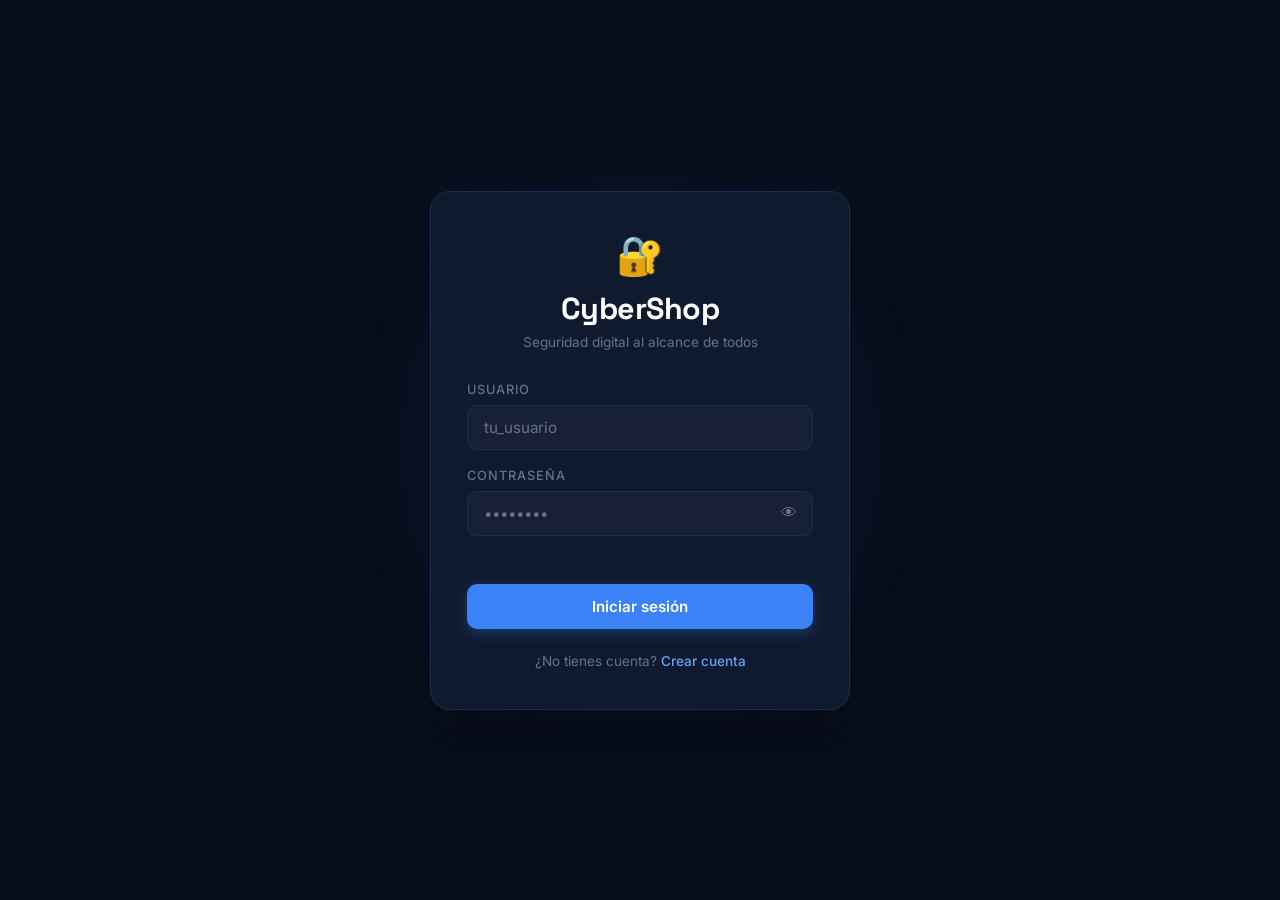
<file: app.html>
<!DOCTYPE html>
<html lang="es">
<head>
  <meta charset="UTF-8">
  <meta name="viewport" content="width=device-width, initial-scale=1.0">
  <title>CyberShop — Tienda</title>
  <link rel="preconnect" href="https://fonts.googleapis.com">
  <link href="https://fonts.googleapis.com/css2?family=Inter:wght@400;500;600&family=Space+Grotesk:wght@600;700&display=swap" rel="stylesheet">
  <link rel="stylesheet" href="styles.css">
</head>
<body>

  <!-- NAVBAR -->
  <header class="navbar">
    <div class="nav-inner">
      <div class="nav-brand">
        <span>🔐</span>
        <span class="brand-name">CyberShop</span>
      </div>
      <div class="nav-right">
        <span class="nav-user" id="navUser">—</span>
        <button class="cart-btn" id="cartToggle">
          🛒 <span class="cart-badge" id="cartCount">0</span>
        </button>
        <button class="btn-logout" onclick="logout()">Salir</button>
      </div>
    </div>
  </header>

  <!-- HERO -->
  <section class="hero">
    <div class="hero-inner">
      <p class="hero-eyebrow">Seguridad digital certificada</p>
      <h2 class="hero-title">Protege lo que más importa</h2>
      <p class="hero-sub">Herramientas de ciberseguridad usadas por profesionales — ahora para todos.</p>
    </div>
    <div class="hero-glow"></div>
  </section>

  <!-- FILTROS -->
  <div class="filters-bar">
    <div class="filters-inner">
      <button class="filter-btn active" data-cat="all">Todos</button>
      <button class="filter-btn" data-cat="antivirus">Antivirus</button>
      <button class="filter-btn" data-cat="vpn">VPN</button>
      <button class="filter-btn" data-cat="passwords">Contraseñas</button>
      <button class="filter-btn" data-cat="firewall">Firewall</button>
      <button class="filter-btn" data-cat="monitor">Monitoreo</button>
    </div>
  </div>

  <!-- TIENDA -->
  <main class="shop-layout">
    <!-- PRODUCTOS -->
    <section class="products-section">
      <div class="section-header">
        <h3>Productos <span id="productCount" class="count-badge">0</span></h3>
        <div class="sort-wrap">
          <select id="sortSelect" title="Ordenar productos">
            <option value="default">Ordenar por</option>
            <option value="price-asc">Precio: menor a mayor</option>
            <option value="price-desc">Precio: mayor a menor</option>
            <option value="name">Nombre A–Z</option>
          </select>
        </div>
      </div>
      <div id="productos" class="product-grid"></div>
    </section>

    <!-- CARRITO LATERAL -->
    <aside class="cart-panel" id="cartPanel">
      <div class="cart-header">
        <h3>🛒 Tu carrito</h3>
        <button class="cart-close" id="cartClose">✕</button>
      </div>
      <div id="carrito" class="cart-body"></div>
      <div class="cart-footer" id="cartFooter">
        <div class="cart-total-row">
          <span>Total</span>
          <span class="cart-total-price" id="cartTotal">$0</span>
        </div>
        <button class="btn-checkout" id="checkoutBtn">Pagar ahora →</button>
      </div>
    </aside>
  </main>

  <!-- TOAST -->
  <div class="toast" id="toast"></div>

  <!-- MODAL ÉXITO -->
  <div class="modal-overlay" id="successModal">
    <div class="modal">
      <div class="modal-icon">✅</div>
      <h3>¡Compra exitosa!</h3>
      <p id="modalMsg"></p>
      <button class="btn-primary" onclick="closeModal()">Continuar comprando</button>
    </div>
  </div>

  <footer class="footer">
    <p>© 2026 CyberShop · Grupo 5 · Ingeniería de sistemas y Ciberseguridad · Universidad César Vallejo</p>
  </footer>

  <script src="auth.js"></script>
  <script src="app.js"></script>
</body>
</html>
</file>
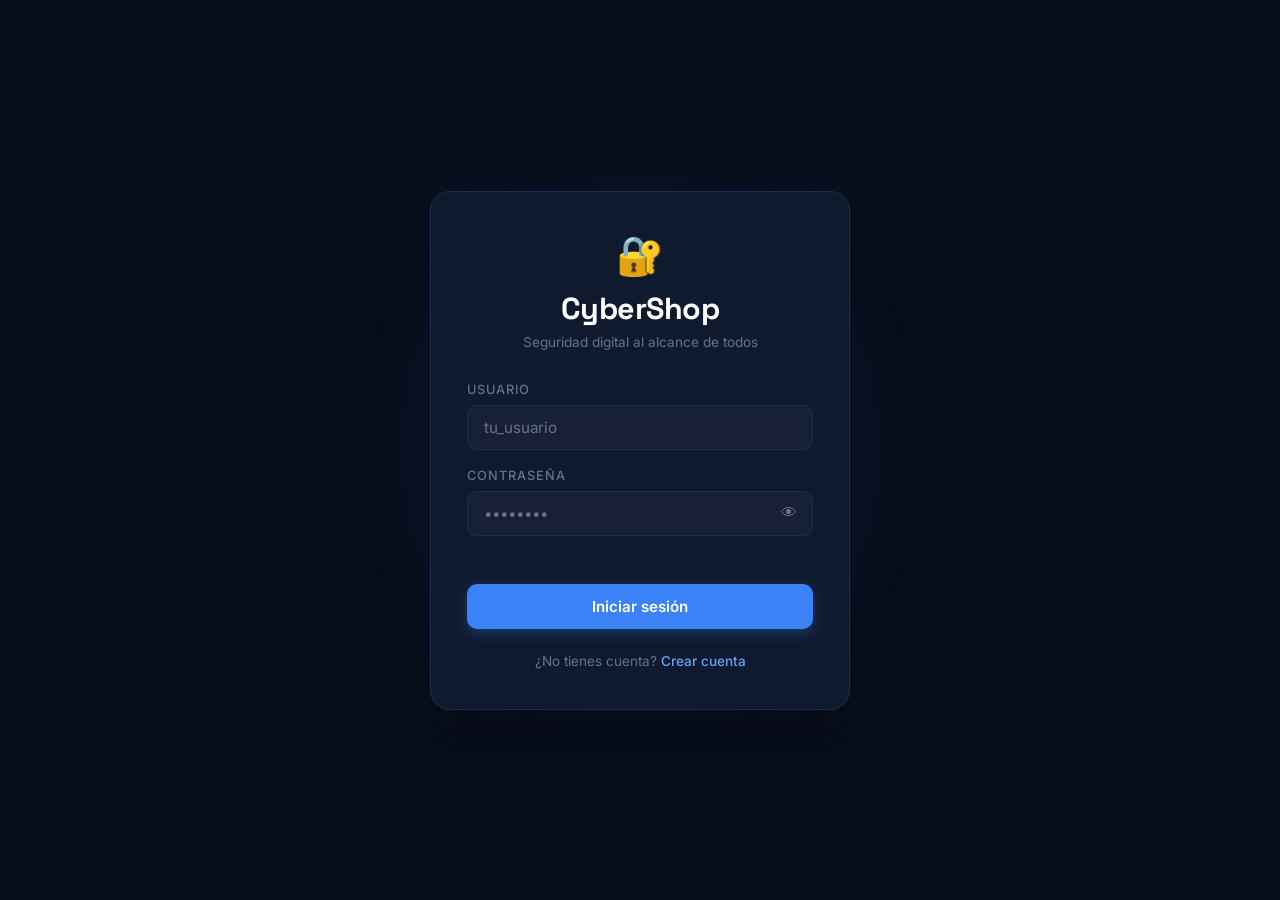
<file: login.html>
<!DOCTYPE html>
<html lang="es">
<head>
  <meta charset="UTF-8">
  <meta name="viewport" content="width=device-width, initial-scale=1.0">
  <title>CyberShop — Iniciar sesión</title>
  <link rel="preconnect" href="https://fonts.googleapis.com">
  <link href="https://fonts.googleapis.com/css2?family=Inter:wght@400;500;600&family=Space+Grotesk:wght@600;700&display=swap" rel="stylesheet">
  <link rel="stylesheet" href="styles-auth.css">
</head>
<body>
  <div class="auth-bg">
    <div class="auth-glow"></div>
  </div>

  <main class="auth-container">
    <div class="auth-card">
      <div class="brand">
        <span class="brand-icon">🔐</span>
        <h1>CyberShop</h1>
        <p class="brand-sub">Seguridad digital al alcance de todos</p>
      </div>

      <form id="loginForm" novalidate>
        <div class="field-group">
          <label for="username">Usuario</label>
          <input type="text" id="username" placeholder="tu_usuario" autocomplete="username" required>
        </div>
        <div class="field-group">
          <label for="password">Contraseña</label>
          <div class="pass-wrap">
            <input type="password" id="password" placeholder="••••••••" autocomplete="current-password" required>
            <button type="button" class="toggle-pass" id="togglePass">👁</button>
          </div>
        </div>
        <p class="form-error" id="loginError"></p>
        <button type="submit" class="btn-primary">Iniciar sesión</button>
      </form>

      <p class="auth-link">¿No tienes cuenta? <a href="register.html">Crear cuenta</a></p>
    </div>
  </main>

  <script src="auth.js"></script>
  <script>
    document.getElementById('togglePass').addEventListener('click', function() {
      const input = document.getElementById('password');
      const isText = input.type === 'text';
      input.type = isText ? 'password' : 'text';
      this.textContent = isText ? '👁' : '🙈';
    });
  </script>
</body>
</html>
</file>
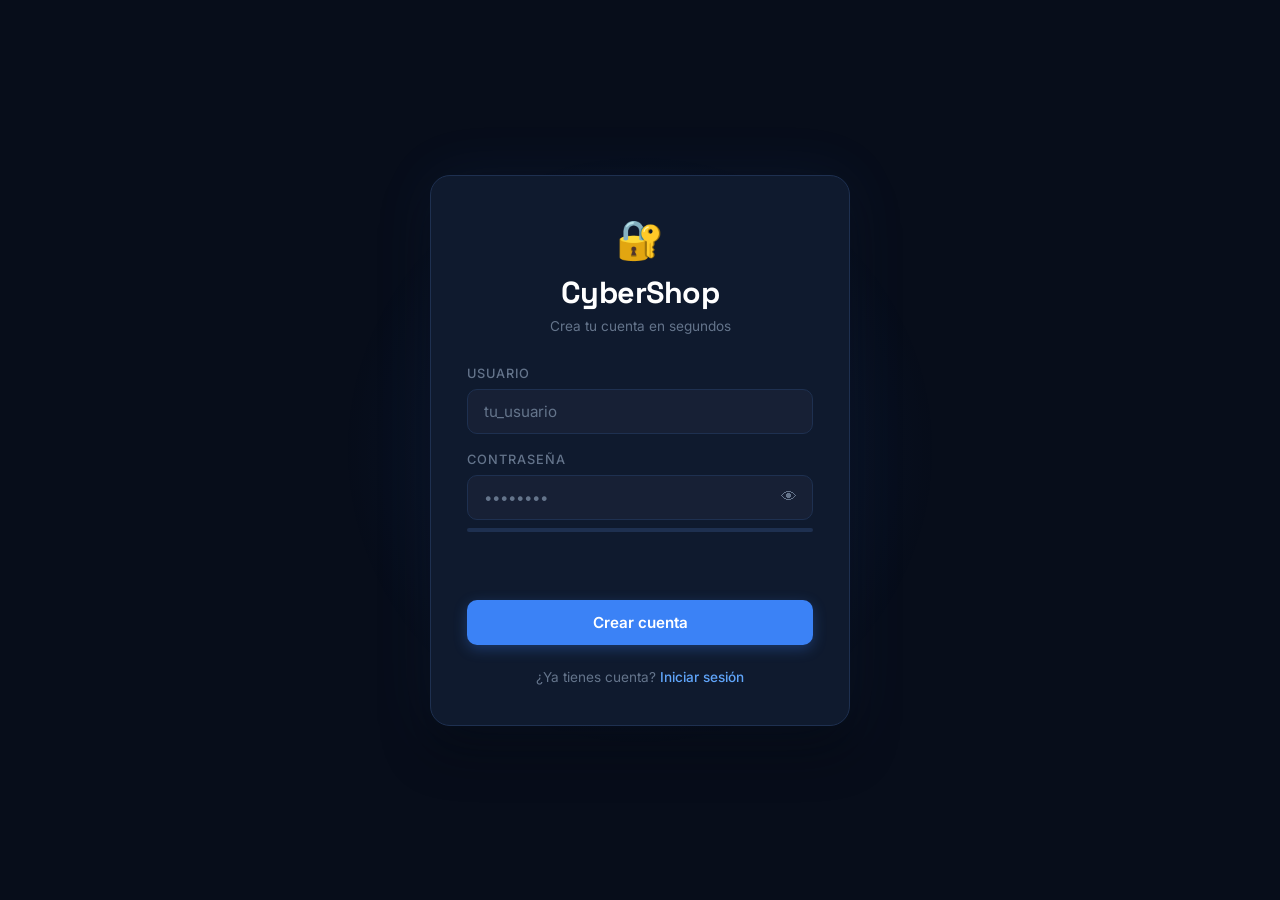
<file: register.html>
<!DOCTYPE html>
<html lang="es">
<head>
  <meta charset="UTF-8">
  <meta name="viewport" content="width=device-width, initial-scale=1.0">
  <title>CyberShop — Crear cuenta</title>
  <link rel="preconnect" href="https://fonts.googleapis.com">
  <link href="https://fonts.googleapis.com/css2?family=Inter:wght@400;500;600&family=Space+Grotesk:wght@600;700&display=swap" rel="stylesheet">
  <link rel="stylesheet" href="styles-auth.css">
</head>
<body>
  <div class="auth-bg">
    <div class="auth-glow"></div>
  </div>

  <main class="auth-container">
    <div class="auth-card">
      <div class="brand">
        <span class="brand-icon">🔐</span>
        <h1>CyberShop</h1>
        <p class="brand-sub">Crea tu cuenta en segundos</p>
      </div>

      <form id="registerForm" novalidate>
        <div class="field-group">
          <label for="newUsername">Usuario</label>
          <input type="text" id="newUsername" placeholder="tu_usuario" autocomplete="username" required>
        </div>
        <div class="field-group">
          <label for="newPassword">Contraseña</label>
          <div class="pass-wrap">
            <input type="password" id="newPassword" placeholder="••••••••" autocomplete="new-password" required>
            <button type="button" class="toggle-pass" id="togglePass">👁</button>
          </div>
          <div class="strength-bar" id="strengthBar">
            <div class="strength-fill" id="strengthFill"></div>
          </div>
          <p class="strength-label" id="strengthLabel"></p>
        </div>
        <p class="form-error" id="registerError"></p>
        <button type="submit" class="btn-primary">Crear cuenta</button>
      </form>

      <p class="auth-link">¿Ya tienes cuenta? <a href="login.html">Iniciar sesión</a></p>
    </div>
  </main>

  <script src="auth.js"></script>
  <script>
    document.getElementById('togglePass').addEventListener('click', function() {
      const input = document.getElementById('newPassword');
      const isText = input.type === 'text';
      input.type = isText ? 'password' : 'text';
      this.textContent = isText ? '👁' : '🙈';
    });

    document.getElementById('newPassword').addEventListener('input', function() {
      const val = this.value;
      const fill = document.getElementById('strengthFill');
      const label = document.getElementById('strengthLabel');
      let score = 0;
      if (val.length >= 8) score++;
      if (/[A-Z]/.test(val)) score++;
      if (/[0-9]/.test(val)) score++;
      if (/[^A-Za-z0-9]/.test(val)) score++;
      const levels = [
        { pct: '0%',   color: 'transparent', text: '' },
        { pct: '25%',  color: '#ef4444',     text: 'Muy débil' },
        { pct: '50%',  color: '#f97316',     text: 'Débil' },
        { pct: '75%',  color: '#eab308',     text: 'Buena' },
        { pct: '100%', color: '#22c55e',     text: 'Fuerte' },
      ];
      fill.style.width = levels[score].pct;
      fill.style.background = levels[score].color;
      label.textContent = levels[score].text;
      label.style.color = levels[score].color;
    });
  </script>
</body>
</html>
</file>
<file: styles.css>
/* ===== TOKENS ===== */
:root {
  --bg:        #070d1a;
  --surface:   #0f1a2e;
  --surface2:  #172035;
  --surface3:  #1e293b;
  --border:    #1e3050;
  --accent:    #3b82f6;
  --accent-h:  #60a5fa;
  --green:     #22c55e;
  --green-h:   #16a34a;
  --red:       #ef4444;
  --text:      #e2e8f0;
  --muted:     #64748b;
  --font-head: 'Space Grotesk', sans-serif;
  --font-body: 'Inter', sans-serif;
  --radius:    12px;
  --shadow:    0 4px 24px rgba(0,0,0,0.4);
  --transition: 0.2s ease;
}

*, *::before, *::after { box-sizing: border-box; margin: 0; padding: 0; }
html { scroll-behavior: smooth; }
body {
  font-family: var(--font-body);
  background: var(--bg);
  color: var(--text);
  min-height: 100vh;
  overflow-x: hidden;
}

/* ===== NAVBAR ===== */
.navbar {
  position: sticky; top: 0; z-index: 100;
  background: rgba(7,13,26,0.85);
  -webkit-backdrop-filter: blur(16px);
  backdrop-filter: blur(16px);
  border-bottom: 1px solid var(--border);
}
.nav-inner {
  max-width: 1200px; margin: 0 auto;
  padding: 14px 24px;
  display: flex; align-items: center; justify-content: space-between;
}
.nav-brand { display: flex; align-items: center; gap: 10px; }
.brand-name {
  font-family: var(--font-head);
  font-weight: 700; font-size: 1.2rem; color: #fff;
}
.nav-right { display: flex; align-items: center; gap: 14px; }
.nav-user { font-size: 0.82rem; color: var(--muted); }

.cart-btn {
  position: relative;
  background: var(--surface2);
  border: 1px solid var(--border);
  border-radius: 10px;
  padding: 8px 14px;
  color: var(--text); cursor: pointer;
  font-size: 0.9rem;
  display: flex; align-items: center; gap: 6px;
  transition: border-color var(--transition), background var(--transition);
}
.cart-btn:hover { border-color: var(--accent); background: var(--surface3); }
.cart-badge {
  background: var(--accent); color: #fff;
  font-size: 0.7rem; font-weight: 700;
  padding: 2px 7px; border-radius: 20px;
  min-width: 20px; text-align: center;
}

.btn-logout {
  background: none;
  border: 1px solid var(--border);
  border-radius: 8px; color: var(--muted);
  padding: 8px 14px; font-size: 0.82rem; cursor: pointer;
  transition: color var(--transition), border-color var(--transition);
}
.btn-logout:hover { color: var(--red); border-color: var(--red); }

/* ===== HERO ===== */
.hero {
  position: relative;
  padding: 64px 24px 56px;
  text-align: center; overflow: hidden;
  border-bottom: 1px solid var(--border);
}
.hero-glow {
  position: absolute; inset: 0; z-index: 0; pointer-events: none;
  background: radial-gradient(ellipse 70% 60% at 50% 100%, rgba(59,130,246,0.1) 0%, transparent 70%);
}
.hero-inner { position: relative; z-index: 1; max-width: 640px; margin: 0 auto; }
.hero-eyebrow {
  font-size: 0.75rem; font-weight: 600;
  text-transform: uppercase; letter-spacing: 0.12em;
  color: var(--accent-h); margin-bottom: 16px;
}
.hero-title {
  font-family: var(--font-head);
  font-size: clamp(1.8rem, 4vw, 2.8rem);
  font-weight: 700; color: #fff;
  line-height: 1.15; margin-bottom: 16px;
}
.hero-sub {
  font-size: 1rem; color: var(--muted);
  max-width: 480px; margin: 0 auto; line-height: 1.6;
}

/* ===== FILTROS ===== */
.filters-bar {
  border-bottom: 1px solid var(--border);
  background: var(--surface);
  position: sticky; top: 57px; z-index: 90;
}
.filters-inner {
  max-width: 1200px; margin: 0 auto;
  padding: 12px 24px;
  display: flex; gap: 8px; flex-wrap: wrap;
}
.filter-btn {
  background: none; border: 1px solid var(--border);
  color: var(--muted); border-radius: 20px;
  padding: 6px 16px; font-size: 0.82rem;
  font-family: var(--font-body); cursor: pointer;
  transition: all var(--transition);
}
.filter-btn:hover, .filter-btn.active {
  background: var(--accent); border-color: var(--accent); color: #fff;
}

/* ===== SHOP LAYOUT ===== */
.shop-layout {
  max-width: 1200px; margin: 0 auto;
  padding: 32px 24px;
  display: grid;
  grid-template-columns: 1fr 340px;
  gap: 24px; align-items: start;
}
@media (max-width: 900px) {
  .shop-layout { grid-template-columns: 1fr; }
  .cart-panel {
    position: fixed; right: -100%; top: 0;
    height: 100vh; z-index: 200;
    width: 320px; border-radius: 0;
  }
  .cart-panel.open { right: 0; }
}

/* ===== SECTION HEADER ===== */
.section-header {
  display: flex; align-items: center; justify-content: space-between;
  margin-bottom: 20px;
}
.section-header h3 {
  font-family: var(--font-head); font-size: 1.1rem; font-weight: 700;
  display: flex; align-items: center; gap: 10px;
}
.count-badge {
  background: var(--surface2); border: 1px solid var(--border);
  font-size: 0.75rem; padding: 2px 10px;
  border-radius: 20px; color: var(--muted);
}
.sort-wrap select {
  background: var(--surface2); border: 1px solid var(--border);
  color: var(--text); border-radius: 8px;
  padding: 7px 12px; font-size: 0.82rem;
  font-family: var(--font-body); outline: none; cursor: pointer;
}

/* ===== PRODUCT GRID ===== */
.product-grid {
  display: grid;
  grid-template-columns: repeat(auto-fill, minmax(220px, 1fr));
  gap: 16px;
}
.product-card {
  background: var(--surface); border: 1px solid var(--border);
  border-radius: var(--radius); overflow: hidden;
  transition: transform var(--transition), border-color var(--transition), box-shadow var(--transition);
  animation: fadeIn 0.3s ease both;
}
@keyframes fadeIn {
  from { opacity: 0; transform: translateY(10px); }
  to   { opacity: 1; transform: translateY(0); }
}
.product-card:hover {
  transform: translateY(-4px);
  border-color: rgba(59,130,246,0.4);
  box-shadow: 0 8px 32px rgba(59,130,246,0.1);
}
.product-icon {
  width: 100%; height: 120px;
  display: flex; align-items: center; justify-content: center;
  font-size: 3.2rem;
  background: var(--surface2);
  border-bottom: 1px solid var(--border);
}
.product-body { padding: 16px; }
.product-cat {
  font-size: 0.68rem; font-weight: 600;
  text-transform: uppercase; letter-spacing: 0.1em;
  color: var(--accent-h); margin-bottom: 6px;
}
.product-name {
  font-family: var(--font-head); font-size: 0.95rem;
  font-weight: 700; color: #fff; margin-bottom: 6px;
}
.product-desc {
  font-size: 0.78rem; color: var(--muted);
  line-height: 1.5; margin-bottom: 14px;
}
.product-footer {
  display: flex; align-items: center; justify-content: space-between;
}
.product-price {
  font-family: var(--font-head); font-size: 1.1rem;
  font-weight: 700; color: var(--green);
}
.btn-add {
  background: var(--surface3); border: 1px solid var(--border);
  border-radius: 8px; color: var(--text);
  padding: 7px 14px; font-size: 0.8rem;
  font-family: var(--font-body); cursor: pointer;
  transition: background var(--transition), border-color var(--transition), color var(--transition);
}
.btn-add:hover { background: var(--green); border-color: var(--green); color: #fff; }

/* ===== CART PANEL ===== */
.cart-panel {
  background: var(--surface); border: 1px solid var(--border);
  border-radius: var(--radius);
  display: flex; flex-direction: column;
  max-height: calc(100vh - 140px);
  position: sticky; top: 110px;
  transition: right 0.3s ease; overflow: hidden;
}
.cart-header {
  padding: 18px 20px; border-bottom: 1px solid var(--border);
  display: flex; align-items: center; justify-content: space-between;
}
.cart-header h3 { font-family: var(--font-head); font-size: 0.95rem; font-weight: 700; }
.cart-close {
  background: none; border: none; color: var(--muted);
  cursor: pointer; font-size: 1rem; display: none;
}
@media (max-width: 900px) { .cart-close { display: block; } }

.cart-body {
  flex: 1; overflow-y: auto; padding: 16px;
}
.cart-body::-webkit-scrollbar { width: 6px; }
.cart-body::-webkit-scrollbar-thumb {
  background: var(--border);
  border-radius: 3px;
}

.cart-empty {
  text-align: center; color: var(--muted);
  padding: 40px 20px; font-size: 0.85rem; line-height: 1.6;
}
.cart-empty-icon { font-size: 2.5rem; display: block; margin-bottom: 10px; }

.cart-item {
  display: flex; align-items: center; gap: 12px;
  padding: 12px; background: var(--surface2);
  border: 1px solid var(--border); border-radius: 10px;
  margin-bottom: 10px; animation: fadeIn 0.2s ease;
}
.cart-item-icon { font-size: 1.6rem; flex-shrink: 0; }
.cart-item-info { flex: 1; min-width: 0; }
.cart-item-name {
  font-size: 0.82rem; font-weight: 600;
  white-space: nowrap; overflow: hidden; text-overflow: ellipsis;
}
.cart-item-price { font-size: 0.78rem; color: var(--green); margin-top: 2px; }
.btn-remove {
  background: none; border: none; color: var(--muted);
  cursor: pointer; font-size: 0.9rem; flex-shrink: 0;
  width: 28px; height: 28px; border-radius: 6px;
  display: flex; align-items: center; justify-content: center;
  transition: background var(--transition), color var(--transition);
}
.btn-remove:hover { background: rgba(239,68,68,0.1); color: var(--red); }

.cart-footer { padding: 16px 20px; border-top: 1px solid var(--border); }
.cart-total-row {
  display: flex; justify-content: space-between; align-items: center;
  margin-bottom: 14px; font-size: 0.85rem; color: var(--muted);
}
.cart-total-price {
  font-family: var(--font-head); font-size: 1.3rem;
  font-weight: 700; color: #fff;
}
.btn-checkout {
  width: 100%; padding: 13px;
  background: var(--green); color: #fff;
  border: none; border-radius: 10px;
  font-family: var(--font-body); font-size: 0.9rem; font-weight: 600;
  cursor: pointer;
  transition: background var(--transition), transform var(--transition), box-shadow var(--transition);
  box-shadow: 0 4px 14px rgba(34,197,94,0.25);
}
.btn-checkout:hover {
  background: var(--green-h);
  transform: translateY(-1px);
  box-shadow: 0 6px 20px rgba(34,197,94,0.35);
}

/* ===== TOAST ===== */
.toast {
  position: fixed; bottom: 24px; left: 50%;
  transform: translateX(-50%) translateY(80px);
  background: var(--surface2); border: 1px solid var(--border);
  color: var(--text); padding: 12px 24px;
  border-radius: 30px; font-size: 0.85rem; font-weight: 500;
  box-shadow: var(--shadow); z-index: 500;
  transition: transform 0.3s cubic-bezier(.16,1,.3,1), opacity 0.3s ease;
  opacity: 0; white-space: nowrap;
}
.toast.show { transform: translateX(-50%) translateY(0); opacity: 1; }

/* ===== MODAL ===== */
.modal-overlay {
  position: fixed; inset: 0; z-index: 600;
  background: rgba(7,13,26,0.8);
  -webkit-backdrop-filter: blur(6px);
  backdrop-filter: blur(6px);
  display: flex; align-items: center; justify-content: center;
  padding: 20px;
}
.modal {
  background: var(--surface); border: 1px solid var(--border);
  border-radius: 20px; padding: 40px 36px;
  max-width: 380px; width: 100%; text-align: center;
  box-shadow: var(--shadow);
  animation: slideUp 0.4s cubic-bezier(.16,1,.3,1);
}
@keyframes slideUp {
  from { opacity: 0; transform: translateY(20px); }
  to   { opacity: 1; transform: translateY(0); }
}
.modal-icon { font-size: 3rem; margin-bottom: 16px; }
.modal h3 {
  font-family: var(--font-head); font-size: 1.3rem;
  font-weight: 700; margin-bottom: 10px;
}
.modal p { color: var(--muted); font-size: 0.88rem; margin-bottom: 24px; line-height: 1.5; }
.btn-primary {
  width: 100%; padding: 13px;
  background: var(--accent); color: #fff; border: none;
  border-radius: 10px; font-family: var(--font-body);
  font-size: 0.9rem; font-weight: 600; cursor: pointer;
  transition: background var(--transition);
}
.btn-primary:hover { background: var(--accent-h); }

/* ===== FOOTER ===== */
.footer {
  border-top: 1px solid var(--border);
  padding: 24px; text-align: center;
  color: var(--muted); font-size: 0.78rem;
}

/* ===== NO RESULTS ===== */
.no-results {
  grid-column: 1/-1; text-align: center;
  color: var(--muted); padding: 60px 20px; font-size: 0.9rem;
}

/* ===== HIDDEN POR DEFECTO ===== */
#cartFooter   { display: none; }
#successModal { display: none; }
</file>
<file: styles-auth.css>
/* ===== TOKENS ===== */
:root {
  --bg:        #070d1a;
  --surface:   #0f1a2e;
  --surface2:  #172035;
  --border:    #1e3050;
  --accent:    #3b82f6;
  --accent-h:  #60a5fa;
  --green:     #22c55e;
  --text:      #e2e8f0;
  --muted:     #64748b;
  --error:     #f87171;
  --font-head: 'Space Grotesk', sans-serif;
  --font-body: 'Inter', sans-serif;
  --radius:    14px;
  --transition: 0.2s ease;
}

*, *::before, *::after { box-sizing: border-box; margin: 0; padding: 0; }

body {
  font-family: var(--font-body);
  background: var(--bg);
  color: var(--text);
  min-height: 100vh;
  display: flex;
  align-items: center;
  justify-content: center;
  overflow-x: hidden;
}

.auth-bg { position: fixed; inset: 0; z-index: 0; pointer-events: none; }
.auth-glow {
  position: absolute;
  width: 600px; height: 600px;
  top: 50%; left: 50%;
  transform: translate(-50%, -50%);
  background: radial-gradient(circle, rgba(59,130,246,0.12) 0%, transparent 70%);
  border-radius: 50%;
  animation: pulse 4s ease-in-out infinite;
}
@keyframes pulse {
  0%, 100% { transform: translate(-50%, -50%) scale(1); opacity: 1; }
  50%       { transform: translate(-50%, -50%) scale(1.15); opacity: 0.7; }
}

.auth-container {
  position: relative; z-index: 1;
  width: 100%; padding: 20px;
  display: flex; align-items: center; justify-content: center;
}

.auth-card {
  width: 100%; max-width: 420px;
  background: var(--surface);
  border: 1px solid var(--border);
  border-radius: 20px;
  padding: 40px 36px;
  box-shadow: 0 0 60px rgba(59,130,246,0.08), 0 24px 48px rgba(0,0,0,0.4);
  animation: slideUp 0.4s cubic-bezier(.16,1,.3,1);
}
@keyframes slideUp {
  from { opacity: 0; transform: translateY(20px); }
  to   { opacity: 1; transform: translateY(0); }
}

.brand { text-align: center; margin-bottom: 32px; }
.brand-icon { font-size: 2.4rem; display: block; margin-bottom: 10px; }
.brand h1 {
  font-family: var(--font-head);
  font-size: 1.9rem; font-weight: 700;
  letter-spacing: -0.5px; color: #fff;
}
.brand-sub { margin-top: 6px; font-size: 0.85rem; color: var(--muted); }

.field-group { margin-bottom: 18px; }
.field-group label {
  display: block; font-size: 0.8rem; font-weight: 500;
  color: var(--muted); text-transform: uppercase;
  letter-spacing: 0.08em; margin-bottom: 8px;
}
.field-group input {
  width: 100%; padding: 12px 16px;
  background: var(--surface2);
  border: 1px solid var(--border);
  border-radius: 10px; color: var(--text);
  font-family: var(--font-body); font-size: 0.95rem;
  outline: none;
  transition: border-color var(--transition), box-shadow var(--transition);
}
.field-group input:focus {
  border-color: var(--accent);
  box-shadow: 0 0 0 3px rgba(59,130,246,0.15);
}
.field-group input::placeholder { color: var(--muted); }

.pass-wrap { position: relative; }
.pass-wrap input { padding-right: 48px; }
.toggle-pass {
  position: absolute; right: 12px; top: 50%;
  transform: translateY(-50%);
  background: none; border: none; cursor: pointer;
  font-size: 1rem; color: var(--muted); padding: 4px;
  transition: color var(--transition);
}
.toggle-pass:hover { color: var(--text); }

.strength-bar {
  height: 4px; background: var(--border);
  border-radius: 4px; margin-top: 8px; overflow: hidden;
}
.strength-fill {
  height: 100%; width: 0; border-radius: 4px;
  transition: width 0.3s ease, background 0.3s ease;
}
.strength-label { font-size: 0.75rem; margin-top: 4px; min-height: 16px; }

.btn-primary {
  width: 100%; padding: 13px;
  background: var(--accent); color: #fff;
  font-family: var(--font-body); font-size: 0.95rem; font-weight: 600;
  border: none; border-radius: 10px; cursor: pointer; margin-top: 8px;
  transition: background var(--transition), transform var(--transition), box-shadow var(--transition);
  box-shadow: 0 4px 14px rgba(59,130,246,0.3);
}
.btn-primary:hover {
  background: var(--accent-h);
  transform: translateY(-1px);
  box-shadow: 0 6px 20px rgba(59,130,246,0.4);
}
.btn-primary:active { transform: translateY(0); }

.form-error { font-size: 0.82rem; color: var(--error); min-height: 18px; margin: 4px 0; }

.auth-link { text-align: center; margin-top: 24px; font-size: 0.85rem; color: var(--muted); }
.auth-link a { color: var(--accent-h); text-decoration: none; font-weight: 500; }
.auth-link a:hover { text-decoration: underline; }
</file>
